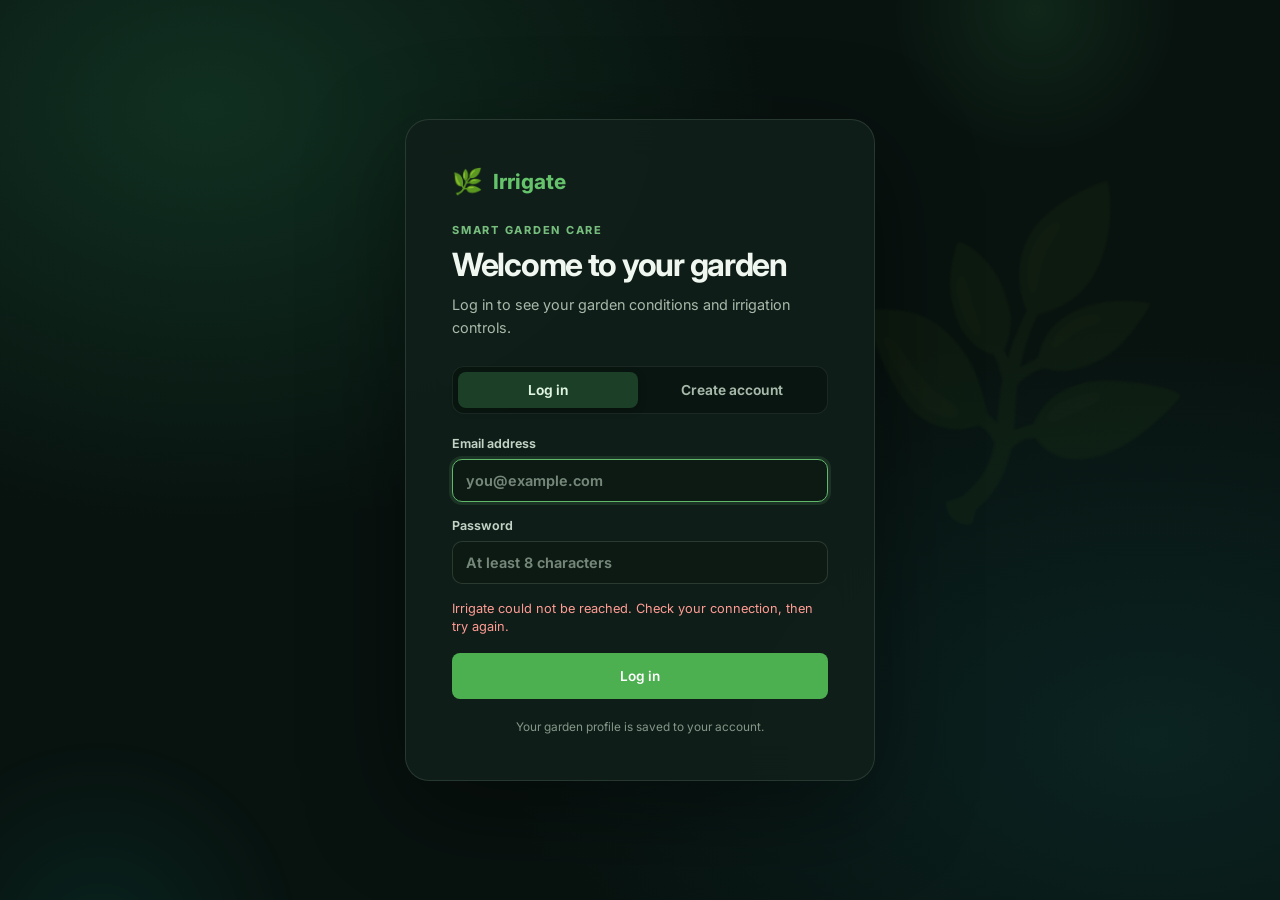
<file: docs/index.html>
<!DOCTYPE html>
<html lang="en">
<head>
  <meta charset="UTF-8" />
  <meta name="viewport" content="width=device-width, initial-scale=1.0" />
  <title>🌿 Irrigate — Smart Garden</title>
  <link rel="stylesheet" href="static/css/style.css?v=tank-rain-1" />
  <link rel="preconnect" href="https://fonts.googleapis.com" />
  <link href="https://fonts.googleapis.com/css2?family=Inter:wght@300;400;500;600;700&display=swap" rel="stylesheet" />
  <script>window.IRRIGATE_API_BASE = "https://irrigate-v3dw.onrender.com";</script>
  <script src="https://cdn.socket.io/4.7.2/socket.io.min.js"></script>
</head>
<body class="dark auth-locked">

<section class="auth-shell" id="auth-shell" aria-labelledby="auth-title">
  <div class="auth-backdrop" aria-hidden="true">
    <div class="auth-orb auth-orb-one"></div><div class="auth-orb auth-orb-two"></div>
    <div class="auth-leaf-mark">🌿</div>
  </div>
  <div class="auth-card">
    <a class="auth-brand" href="#"><span>🌿</span> Irrigate</a>
    <p class="auth-eyebrow">SMART GARDEN CARE</p>
    <h1 id="auth-title">Welcome to your garden</h1>
    <p class="auth-intro">Log in to see your garden conditions and irrigation controls.</p>
    <div class="auth-tabs" role="tablist" aria-label="Account access">
      <button class="auth-tab active" id="auth-login-tab" type="button" role="tab" aria-selected="true">Log in</button>
      <button class="auth-tab" id="auth-signup-tab" type="button" role="tab" aria-selected="false">Create account</button>
    </div>
    <form id="auth-form" class="auth-form">
      <label class="auth-field auth-signup-only hidden" id="auth-name-field"><span>Your name</span><input id="auth-name" type="text" autocomplete="name" maxlength="80" placeholder="Your name" /></label>
      <label class="auth-field"><span>Email address</span><input id="auth-email" type="email" autocomplete="email" maxlength="254" required placeholder="you@example.com" /></label>
      <label class="auth-field"><span>Password</span><input id="auth-password" type="password" autocomplete="current-password" minlength="8" maxlength="128" required placeholder="At least 8 characters" /></label>
      <p class="auth-error" id="auth-error" role="alert" aria-live="polite"></p>
      <button class="btn btn-primary btn-full auth-submit" id="auth-submit" type="submit">Log in</button>
    </form>
    <p class="auth-footnote">Your garden profile is saved to your account.</p>
  </div>
</section>

<section class="onboarding-shell hidden" id="onboarding-shell" aria-labelledby="onboarding-title">
  <div class="onboarding-card">
    <div class="onboarding-head">
      <div><p class="auth-eyebrow">YOUR GARDEN PROFILE</p><h1 id="onboarding-title">Let’s set up your garden</h1><p class="auth-intro">Tell Irrigate what you grow and where your gardens are. Add more than one location if you need to.</p></div>
      <div class="onboarding-step"><span>01</span><i></i><span>02</span></div>
    </div>
    <form id="onboarding-form" class="onboarding-form">
      <div class="onboarding-types">
        <label class="auth-field"><span>What do you mainly grow?</span><select id="onboarding-plant" required><option value="">Select plant type</option><option>Vegetables</option><option>Herbs</option><option>Flowers</option><option>Lawn</option><option>Fruit trees</option><option>Mixed garden</option><option>Other</option></select></label>
        <label class="auth-field"><span>What is your soil type?</span><select id="onboarding-soil" required><option value="">Select soil type</option><option>Loamy</option><option>Clay</option><option>Sandy</option><option>Silty</option><option>Peaty</option><option>Chalky</option><option>Other</option></select></label>
      </div>
      <div class="onboarding-location-heading"><div><h2>Garden locations</h2><p>Add at least one location. The first one will open on your dashboard.</p></div><span class="location-count" id="onboarding-location-count">1 location</span></div>
      <div class="onboarding-gardens" id="onboarding-gardens"></div>
      <button class="btn btn-outline add-garden-btn" type="button" id="add-onboarding-garden">＋ Add another garden</button>
      <p class="auth-error" id="onboarding-error" role="alert" aria-live="polite"></p>
      <div class="onboarding-footer"><span>Locations are used to fetch local weather for your gardens.</span><button class="btn btn-primary onboarding-submit" id="onboarding-submit" type="submit">Save and open dashboard <span aria-hidden="true">→</span></button></div>
    </form>
  </div>
</section>

<template id="onboarding-garden-template">
  <article class="setup-garden-card" data-garden-row>
    <div class="setup-garden-head"><div class="setup-garden-icon">📍</div><div class="setup-garden-title"><strong data-garden-title>Garden 1</strong><span data-garden-coordinate>Choose a postcode or use GPS</span></div><button class="icon-button remove-garden-btn" type="button" data-garden-remove aria-label="Remove garden">×</button></div>
    <div class="setup-garden-fields">
      <label class="auth-field"><span>Garden name</span><input data-garden-name type="text" maxlength="80" required placeholder="Back garden" /></label>
      <label class="auth-field"><span>UK postcode</span><div class="postcode-field"><input data-garden-postcode type="text" maxlength="8" autocomplete="postal-code" placeholder="e.g. HA9 7QU" /><button class="btn btn-sm btn-outline" type="button" data-garden-find>Find</button></div></label>
    </div>
    <div class="setup-garden-actions"><button class="text-action" type="button" data-garden-gps>◎ Use current GPS</button><span data-garden-result role="status"></span></div>
    <div class="setup-garden-zones">
      <div class="setup-garden-zones-head"><strong>Zones in this garden</strong><span>Name each area you water. Tick “Sheltered” for areas rain can’t reach.</span></div>
      <div data-zone-editor></div>
    </div>
  </article>
</template>

<!-- ══════════════════════════════════════════
     SIDEBAR
═══════════════════════════════════════════ -->
<aside class="sidebar" id="sidebar">
  <div class="sidebar-logo">
    <span class="logo-icon">🌿</span>
    <span class="logo-text">Irrigate</span>
  </div>

  <nav class="sidebar-nav">
    <a href="#" class="nav-item active" data-section="dashboard">
      <span class="nav-icon">⊞</span> Dashboard
    </a>
    <a href="#" class="nav-item" data-section="zones">
      <span class="nav-icon">💧</span> Zones
    </a>
    <a href="#" class="nav-item" data-section="weather">
      <span class="nav-icon">🌤</span> Weather
    </a>
    <a href="#" class="nav-item" data-section="sensors">
      <span class="nav-icon">📡</span> Sensors
    </a>
    <a href="#" class="nav-item" data-section="profile">
      <span class="nav-icon">👤</span> My Profile
    </a>
    <a href="#" class="nav-item" data-section="settings">
      <span class="nav-icon">⚙️</span> Settings
    </a>
  </nav>

  <div class="sidebar-bottom">
    <!-- Mode pill -->
    <div class="mode-pill" id="mode-pill">
      <span id="mode-icon">🔧</span>
      <span id="mode-label">Manual</span>
    </div>
    <!-- GPS status -->
    <div class="gps-status" id="gps-status">
      <span class="gps-dot" id="gps-dot"></span>
      <span id="gps-text">GPS off</span>
    </div>
    <button class="sidebar-logout-btn" id="sidebar-logout-btn" type="button"><span aria-hidden="true">↪</span> Log out</button>
  </div>
</aside>

<!-- ══════════════════════════════════════════
     MAIN CONTENT
═══════════════════════════════════════════ -->
<main class="main">

  <!-- Top bar -->
  <header class="topbar">
    <button class="hamburger" id="hamburger" aria-label="Toggle sidebar">☰</button>
    <div class="topbar-title" id="page-title">Dashboard</div>
    <div class="topbar-actions">
      <div class="connection-dot" id="conn-dot" title="Disconnected"></div>
      <label class="garden-switcher hidden" id="garden-switcher-wrap"><span>Garden</span><select id="active-garden-select" aria-label="Active garden"></select></label>
      <button class="btn btn-sm btn-ghost topbar-alerts" id="alerts-btn" type="button" title="Open alerts" aria-label="Open alerts">
        <span aria-hidden="true">🔔</span>
        <span class="badge topbar-badge" id="notif-badge" style="display:none">0</span>
      </button>
      <button class="btn btn-sm btn-ghost account-menu-btn" id="profile-btn" type="button" title="My Profile" aria-label="Open My Profile"><span id="account-avatar">A</span></button>
      <button class="btn btn-sm btn-ghost" id="theme-btn" title="Toggle theme">🌙</button>
    </div>
  </header>

  <!-- ── DASHBOARD ── -->
  <section class="section active" id="section-dashboard">

    <div class="garden-hero" id="garden-hero" role="img" aria-label="Garden status">
      <svg class="garden-hero-svg" viewBox="0 0 1200 300" preserveAspectRatio="xMidYMid meet" aria-hidden="true">
        <defs>
          <linearGradient id="heroSky" x1="0" y1="0" x2="0" y2="1">
            <stop offset="0" stop-color="#050b16"/><stop offset=".72" stop-color="#071a24"/><stop offset="1" stop-color="#03070d"/>
          </linearGradient>
          <linearGradient id="leafGrad" x1="0" y1="1" x2="0" y2="0">
            <stop offset="0" stop-color="#16c26b"/><stop offset="1" stop-color="#9dffbf"/>
          </linearGradient>
          <linearGradient id="beamGrad" x1="0" y1="0" x2="0" y2="1">
            <stop offset="0" stop-color="#7fe9ff" stop-opacity=".75"/><stop offset="1" stop-color="#34f5ff" stop-opacity="0"/>
          </linearGradient>
          <radialGradient id="podGlow" cx=".5" cy=".5" r=".5">
            <stop offset="0" stop-color="#34f5ff" stop-opacity=".45"/><stop offset="1" stop-color="#34f5ff" stop-opacity="0"/>
          </radialGradient>
          <filter id="neonGlow" x="-50%" y="-50%" width="200%" height="200%">
            <feGaussianBlur stdDeviation="2.4" result="b"/><feMerge><feMergeNode in="b"/><feMergeNode in="SourceGraphic"/></feMerge>
          </filter>
          <linearGradient id="scanGrad" x1="0" y1="0" x2="1" y2="0">
            <stop offset="0" stop-color="#34f5ff" stop-opacity="0"/><stop offset=".5" stop-color="#34f5ff" stop-opacity=".18"/><stop offset="1" stop-color="#34f5ff" stop-opacity="0"/>
          </linearGradient>
        </defs>
        <rect x="-2000" y="-400" width="5200" height="1100" fill="url(#heroSky)"/>
        <g class="hero-grid" stroke="#34f5ff" stroke-opacity=".14" stroke-width="1">
          <line x1="-2000" y1="248" x2="3200" y2="248" stroke-opacity=".35"/>
          <line x1="-2000" y1="262" x2="3200" y2="262"/>
          <line x1="-2000" y1="282" x2="3200" y2="282"/>
          <line x1="600" y1="248" x2="-300" y2="320"/><line x1="600" y1="248" x2="100" y2="320"/>
          <line x1="600" y1="248" x2="400" y2="320"/><line x1="600" y1="248" x2="600" y2="320"/>
          <line x1="600" y1="248" x2="800" y2="320"/><line x1="600" y1="248" x2="1100" y2="320"/>
          <line x1="600" y1="248" x2="1500" y2="320"/>
        </g>
        <g class="hero-stars" fill="#7fe9ff">
          <circle cx="90" cy="40" r="1.2" opacity=".5"/><circle cx="260" cy="22" r="1" opacity=".4"/><circle cx="430" cy="58" r="1.4" opacity=".35"/>
          <circle cx="780" cy="30" r="1.1" opacity=".45"/><circle cx="960" cy="64" r="1.3" opacity=".3"/><circle cx="1120" cy="26" r="1" opacity=".5"/>
        </g>
        <rect class="hero-scan" x="-200" y="0" width="160" height="300" fill="url(#scanGrad)"/>
        <g id="hero-pods"></g>
      </svg>
      <div class="garden-hero-hud">
        <span class="hud-dot"></span>
        <span class="hud-title" id="garden-hero-status">STANDBY</span>
        <span class="hud-sub" id="garden-hero-sub">Soil sensors monitored</span>
      </div>
    </div>

    <!-- Weather summary row -->
    <div class="card-row">
      <div class="card card-weather" id="card-weather">
        <div class="card-icon">🌡️</div>
        <div class="card-body">
          <div class="card-label">Temperature</div>
          <div class="card-value" id="temp-val">--°C</div>
          <div class="card-sub" id="weather-desc">Loading…</div>
        </div>
      </div>
      <div class="card" id="card-humidity">
        <div class="card-icon">💧</div>
        <div class="card-body">
          <div class="card-label">Air Humidity</div>
          <div class="card-value" id="humidity-val">--%</div>
          <div class="card-sub" id="humidity-sub">Relative humidity</div>
        </div>
      </div>
      <div class="card" id="card-wind">
        <div class="card-icon">💨</div>
        <div class="card-body">
          <div class="card-label">Wind Speed</div>
          <div class="card-value" id="wind-val">-- km/h</div>
          <div class="card-sub" id="wind-sub">--</div>
        </div>
      </div>
      <div class="card" id="card-uv">
        <div class="card-icon">☀️</div>
        <div class="card-body">
          <div class="card-label">UV Index</div>
          <div class="card-value" id="uv-val">--</div>
          <div class="card-sub" id="uv-sub">Current garden conditions</div>
        </div>
      </div>
      <div class="card" id="card-precipitation">
        <div class="card-icon">🌧️</div>
        <div class="card-body">
          <div class="card-label">Precipitation</div>
          <div class="card-value" id="precip-val">-- mm</div>
          <div class="card-sub" id="precip-sub">Next 24h forecast</div>
        </div>
      </div>
      <div class="card" id="card-tank">
        <div class="card-icon">🪣</div>
        <div class="card-body">
          <div class="card-label">Water Tank</div>
          <div class="card-value" id="tank-pct">--%</div>
          <div class="card-sub" id="tank-litres">-- L</div>
          <div class="card-sub" id="tank-source">Water source unavailable</div>
          <div class="card-sub" id="tank-cost">Mains tariff not set</div>
        </div>
        <button class="refill-btn" id="refill-btn" title="Top up from mains">↺</button>
      </div>
    </div>

    <!-- Irrigation status banner with mode toggle -->
    <div class="irrigation-banner" id="irrigation-banner">
      <div class="banner-left">
        <div class="banner-indicator" id="banner-indicator">
          <div class="pulse-ring"></div>
          <div class="pulse-dot"></div>
        </div>
        <div>
          <div class="banner-title" id="banner-title">Evaluating…</div>
          <div class="banner-sub" id="banner-sub">Collecting sensor data</div>
        </div>
      </div>
      <div class="banner-right">
        <!-- Mode toggle -->
        <div class="mode-toggle-wrap">
          <span class="mode-toggle-label" id="mode-toggle-left">Manual</span>
          <label class="mode-toggle" title="Switch irrigation mode">
            <input type="checkbox" id="mode-checkbox" />
            <span class="mode-slider"></span>
          </label>
          <span class="mode-toggle-label" id="mode-toggle-right">Auto</span>
        </div>
        <div class="banner-zone-btns">
          <button class="btn btn-sm btn-success" id="btn-all-on">All ON</button>
          <button class="btn btn-sm btn-danger"  id="btn-all-off">All OFF</button>
        </div>
      </div>
    </div>

    <!-- Zone cards -->
    <div class="zones-grid" id="zones-grid"></div>

    <!-- Geofence card — GPS only -->
    <div class="geo-card">
      <div class="geo-visual" aria-hidden="true">
        <svg viewBox="0 0 190 132" focusable="false">
          <ellipse class="geo-radius-glow" cx="95" cy="84" rx="83" ry="32" />
          <ellipse class="geo-radius-ring" cx="95" cy="84" rx="83" ry="32" />
          <polygon class="geo-platform-side geo-platform-left" points="22,65 95,102 95,116 22,79" />
          <polygon class="geo-platform-side geo-platform-right" points="95,102 168,65 168,79 95,116" />
          <polygon class="geo-platform-top" points="95,27 168,65 95,102 22,65" />
          <polygon class="geo-bed" points="52,60 78,46 99,57 73,71" />
          <polygon class="geo-bed-inner" points="58,59 78,49 93,57 73,67" />
          <polygon class="geo-bed" points="94,79 120,65 145,78 119,92" />
          <polygon class="geo-bed-inner" points="101,78 120,68 138,78 119,88" />
          <path class="geo-path" d="m82 43 16-8 35 18-16 8Z" />
          <g class="geo-greenhouse">
            <path class="greenhouse-side" d="m111 39 17-9v19l-17 9Z" />
            <path class="greenhouse-front" d="m95 31 16 8v19l-16-8Z" />
            <path class="greenhouse-roof" d="m95 31 17-9 16 8-17 9Z" />
            <path class="greenhouse-ridge" d="m112 22v26" />
          </g>
          <g class="geo-pin">
            <circle cx="95" cy="26" r="9" />
            <path d="M95 39 90 29h10Z" />
            <circle class="geo-pin-core" cx="95" cy="26" r="3" />
          </g>
        </svg>
      </div>
      <div class="geo-body">
        <div class="geo-title">Geofence</div>
        <div class="geo-sub" id="geo-sub">Waiting for GPS…</div>
        <div class="geo-coords" id="geo-coords">--</div>
      </div>
      <div class="geo-right">
        <div class="geo-distance" id="geo-distance">-- mi</div>
        <div class="geo-radius">/ 1 mi radius</div>
      </div>
    </div>

  </section>

  <!-- ── ZONES ── -->
  <section class="section" id="section-zones">
    <h2 class="section-heading">Garden Zones</h2>
    <div class="zones-detail-grid" id="zones-detail-grid"></div>
  </section>

  <!-- ── WEATHER ── -->
  <section class="section" id="section-weather">
    <h2 class="section-heading">Weather Details</h2>
    <div class="weather-detail-grid" id="weather-detail-grid"></div>
  </section>

  <!-- ── SENSORS ── -->
  <section class="section" id="section-sensors">
    <h2 class="section-heading">All Sensor &amp; Location Readings</h2>
    <div class="sensor-group">
      <div class="sensor-group-heading">
        <h3 class="sensor-group-title">Garden Weather Readings</h3>
        <p class="sensor-group-note">Current conditions from OpenWeather, UV from Open-Meteo, and the 24-hour precipitation forecast for your garden.</p>
      </div>
      <div class="sensor-grid" id="weather-sensor-grid"></div>
    </div>
    <div class="sensor-group">
      <div class="sensor-group-heading">
        <h3 class="sensor-group-title">Water Tank Sensor</h3>
      </div>
      <div class="sensor-grid" id="sensor-grid"></div>
    </div>
    <div class="sensor-group">
      <div class="sensor-group-heading">
        <h3 class="sensor-group-title">Soil Moisture Sensors</h3>
        <p class="sensor-group-note">Readings for each garden zone update live. Values are simulated until physical sensors are connected.</p>
      </div>
      <div class="sensor-grid" id="moisture-sensor-grid"></div>
    </div>
    <div class="sensor-group">
      <div class="sensor-group-heading">
        <h3 class="sensor-group-title">GPS &amp; Garden Location</h3>
        <p class="sensor-group-note">Device coordinates use browser GPS permission; garden weather stays tied to the saved garden location.</p>
      </div>
      <div class="sensor-grid" id="gps-sensor-grid"></div>
    </div>
  </section>

  <!-- ── PROFILE ── -->
  <section class="section" id="section-profile">
    <div class="profile-page-heading">
      <div><h2 class="section-heading">My Profile</h2><p class="profile-page-subtitle">Your account and garden details</p></div>
      <button class="btn btn-sm btn-outline" id="profile-logout-btn" type="button">Log out</button>
    </div>
    <article class="profile-hero-card">
      <div class="profile-avatar" id="profile-avatar">A</div>
      <div class="profile-identity"><span class="profile-eyebrow">IRRIGATE ACCOUNT</span><h3 id="profile-name">--</h3><p id="profile-email">--</p></div>
      <div class="profile-account-state"><span class="profile-state-dot"></span> Account active</div>
    </article>
    <div class="profile-detail-grid">
      <article class="profile-detail-card"><span class="profile-detail-icon">🌿</span><div><span class="profile-detail-label">Main plant type</span><strong id="profile-plant-type">--</strong></div></article>
      <article class="profile-detail-card"><span class="profile-detail-icon">🪴</span><div><span class="profile-detail-label">Soil type</span><strong id="profile-soil-type">--</strong></div></article>
      <article class="profile-detail-card"><span class="profile-detail-icon">📍</span><div><span class="profile-detail-label">Saved gardens</span><strong id="profile-garden-count">--</strong></div></article>
    </div>
    <div class="profile-gardens-section">
      <div class="profile-section-heading"><div><h3>Garden locations</h3><p>Saved places used for local weather and garden monitoring.</p></div><span class="profile-section-count" id="profile-garden-heading-count">0 locations</span></div>
      <div class="profile-garden-list" id="profile-gardens"></div>
    </div>
  </section>

  <!-- ── SETTINGS ── -->
  <section class="section" id="section-settings">
    <h2 class="section-heading">Settings</h2>
    <div class="settings-grid">

      <!-- Irrigation Mode card -->
      <div class="settings-card">
        <div class="settings-card-title">💧 Irrigation Mode</div>
        <p class="settings-desc">
          Choose how the system decides when to irrigate. In <strong>Auto</strong> mode, irrigation runs on a smart schedule based on weather and soil data. In <strong>Manual</strong> mode, you control each zone yourself.
        </p>
        <div class="mode-option-row">
          <div class="mode-option" id="opt-manual">
            <div class="mode-option-icon">🔧</div>
            <div class="mode-option-title">Manual</div>
            <div class="mode-option-desc">You control each zone</div>
          </div>
          <label class="mode-toggle big">
            <input type="checkbox" id="mode-checkbox-settings" />
            <span class="mode-slider"></span>
          </label>
          <div class="mode-option" id="opt-auto">
            <div class="mode-option-icon">🤖</div>
            <div class="mode-option-title">Auto</div>
            <div class="mode-option-desc">Smart schedule via weather &amp; GPS</div>
          </div>
        </div>
        <div class="settings-note" id="mode-gps-note">
          📍 When GPS is active, the system auto-switches: <strong>Auto</strong> when you're &gt;1 mi away, <strong>Manual</strong> when you're home. Toggling above overrides GPS.
        </div>
        <button class="btn btn-sm btn-outline" id="restore-gps-mode-btn" style="margin-top:10px">
          ↺ Restore GPS-based switching
        </button>
      </div>

      <div class="settings-card">
        <div class="settings-card-title">🌱 Garden Zones</div>
        <p class="settings-desc">Each garden has its own zones. Add, rename or remove them from the garden cards in My Profile.</p>
        <button class="btn btn-sm btn-primary" type="button" id="edit-zones-profile-btn">Edit zones in My Profile</button>
      </div>

      <div class="settings-card">
        <div class="settings-card-title">🌧️ Rainwater &amp; Mains Tariff</div>
        <p class="settings-desc">This tank is a software model; no rain gauge, mains valve, or pump is connected. Rain capture is estimated from live garden rainfall, roof area, and 80% collection efficiency. At 20% capacity, it waits while rain is active and simulates a mains top-up when current weather confirms dry conditions.</p>
        <form id="tank-settings-form" class="zone-name-editor">
          <label class="zone-name-field">Water supplier
            <input type="text" class="loc-input" id="water-supplier-input" maxlength="80" placeholder="e.g. Severn Trent" />
          </label>
          <label class="zone-name-field">Roof area draining into tank (m²)
            <input type="number" class="loc-input" id="catchment-area-input" min="1" max="1000" step="0.1" required />
          </label>
          <label class="zone-name-field">Mains water rate estimate (£ per m³)
            <input type="number" class="loc-input" id="water-tariff-input" min="0" max="100" step="0.0001" placeholder="Enter the volumetric rate from your bill" />
          </label>
          <p class="settings-desc" style="margin:0">Default: £5.42/m³ England and Wales effective average estimate for 2026/27, calculated from the £639 average bill and typical household use. It includes fixed and wastewater costs, so it is not your supplier's exact marginal meter tariff. Replace it with your bill's volumetric rate for a closer estimate. Sources: <a href="https://www.water.org.uk/annual-average-bill-changes-2026-27" target="_blank" rel="noopener">Water UK</a>, <a href="https://www.gov.uk/government/publications/water-resources-2025-2026-analysis-of-the-water-industrys-annual-water-resources-performance/water-resources-2025-to-2026-analysis-of-the-water-industrys-annual-water-resources-performance" target="_blank" rel="noopener">Environment Agency</a>, <a href="https://www.ons.gov.uk/peoplepopulationandcommunity/birthsdeathsandmarriages/families/bulletins/familiesandhouseholds/2025" target="_blank" rel="noopener">ONS household size</a>. Rainwater has no mains usage charge.</p>
          <button class="btn btn-sm btn-primary" type="submit">Save tank settings</button>
          <div class="loc-feedback" id="tank-settings-feedback" role="status" aria-live="polite"></div>
        </form>
      </div>

      <!-- Location card -->
      <div class="settings-card">
        <div class="settings-card-title">📍 Garden Location</div>
        <p class="settings-desc">
          Set where your garden is. This is used for weather data and the 1-mile geofence.
          Your device GPS tracks <em>you</em> separately.
        </p>

        <!-- Current home info -->
        <div class="loc-info-grid">
          <div class="loc-info-row">
            <span class="loc-info-key">Home set to</span>
            <span class="loc-info-val" id="sett-home">My Garden</span>
          </div>
          <div class="loc-info-row">
            <span class="loc-info-key">Garden lat</span>
            <span class="loc-info-val" id="sett-home-lat">--</span>
          </div>
          <div class="loc-info-row">
            <span class="loc-info-key">Garden lon</span>
            <span class="loc-info-val" id="sett-home-lon">--</span>
          </div>
          <div class="loc-info-row">
            <span class="loc-info-key">Your GPS</span>
            <span class="loc-info-val" id="sett-gps-status">Waiting…</span>
          </div>
          <div class="loc-info-row">
            <span class="loc-info-key">Your lat / lon</span>
            <span class="loc-info-val"><span id="sett-lat">--</span> / <span id="sett-lon">--</span></span>
          </div>
          <div class="loc-info-row">
            <span class="loc-info-key">Accuracy</span>
            <span class="loc-info-val" id="sett-acc">--</span>
          </div>
          <div class="loc-info-row">
            <span class="loc-info-key">Distance from home</span>
            <span class="loc-info-val" id="sett-distance">--</span>
          </div>
        </div>

        <!-- Input method tabs -->
        <div class="loc-tabs">
          <button class="loc-tab active" data-tab="postcode">Postcode</button>
          <button class="loc-tab" data-tab="latlon">Lat / Lon</button>
          <button class="loc-tab" data-tab="gps">Use My GPS</button>
        </div>

        <!-- Tab: Postcode -->
        <div class="loc-tab-panel active" id="tab-postcode">
          <div class="loc-input-row">
            <input id="postcode-input" type="text" class="loc-input"
                   placeholder="e.g. HA9 7QU" maxlength="8"
                   autocomplete="off" spellcheck="false" />
            <button class="btn btn-sm btn-primary" id="set-postcode-btn">Set 📍</button>
          </div>
          <div class="loc-feedback" id="postcode-result"></div>
        </div>

        <!-- Tab: Lat / Lon -->
        <div class="loc-tab-panel" id="tab-latlon">
          <div class="loc-input-row">
            <input id="manual-lat" type="number" class="loc-input" step="0.000001"
                   min="-90" max="90" placeholder="Latitude  e.g. 51.5603" />
            <input id="manual-lon" type="number" class="loc-input" step="0.000001"
                   min="-180" max="180" placeholder="Longitude  e.g. -0.2937" />
            <button class="btn btn-sm btn-primary" id="set-latlon-btn">Set 📍</button>
          </div>
          <div class="loc-feedback" id="latlon-result"></div>
        </div>

        <!-- Tab: GPS -->
        <div class="loc-tab-panel" id="tab-gps">
          <p class="settings-desc" style="margin:0">
            Tap the button while you are standing in your garden. Your current GPS position will become the home location.
          </p>
          <div class="loc-btn-row" style="margin-top:10px">
            <button class="btn btn-sm btn-primary" id="sett-gps-btn">📍 Enable GPS</button>
            <button class="btn btn-sm btn-outline" id="sett-set-home-btn">🏡 Set Current as Home</button>
          </div>
          <div class="loc-feedback" id="gps-home-result"></div>
        </div>

        <div class="settings-note">
          Weather and geofencing use the saved garden location. Your moving GPS position is tracked separately to detect when you leave or return.
        </div>
      </div>

      <!-- Notifications card -->
      <div class="settings-card">
        <div class="settings-card-title">🔔 Push Notifications</div>
        <p class="settings-desc">Allow browser notifications so Irrigate can alert you even when the tab is in the background.</p>
        <div class="loc-info-grid">
          <div class="loc-info-row">
            <span class="loc-info-key">Permission</span>
            <span class="loc-info-val" id="sett-notif-perm">--</span>
          </div>
        </div>
        <button class="btn btn-sm btn-primary" id="sett-notif-btn" style="margin-top:12px">Enable Notifications</button>
      </div>

    </div>
  </section>

  <!-- ── NOTIFICATIONS ── -->
  <section class="section" id="section-notifications">
    <div class="notif-header">
      <h2 class="section-heading">Alerts &amp; Notifications</h2>
      <button class="btn btn-sm btn-ghost" id="clear-notifs-btn">Clear all</button>
    </div>
    <div class="notif-list" id="notif-list">
      <div class="notif-empty">No notifications yet</div>
    </div>
  </section>

</main>

<!-- Toast container -->
<div class="toast-container" id="toast-container"></div>

<!-- GPS permission modal -->
<div class="modal-overlay hidden" id="gps-modal">
  <div class="modal">
    <div class="modal-icon">📍</div>
    <h3>Enable GPS</h3>
    <p>Irrigate uses your device GPS to automatically switch between <strong>Auto</strong> and <strong>Manual</strong> irrigation based on a 1-mile geofence around your home (configured using your GPS or postcode in Settings).</p>
    <button class="btn btn-primary btn-full" id="gps-allow-btn">Allow Location</button>
    <button class="btn btn-ghost btn-full" id="gps-skip-btn">Skip — use default location</button>
  </div>
</div>

<script src="static/js/app.js?v=tank-rain-1"></script>
</body>
</html>
</file>
<file: docs/static/css/style.css>
/* ═══════════════════════════════════════════════
   Irrigate — CSS
═══════════════════════════════════════════════ */

/* ── Variables ── */
:root {
  --bg:           #f0f4f0;
  --surface:      #ffffff;
  --surface2:     #f5f8f5;
  --border:       rgba(0,0,0,.08);
  --text:         #1a2e1a;
  --text-muted:   #6b7a6b;
  --accent:       #2e7d32;
  --accent-light: #e8f5e9;
  --accent2:      #00897b;
  --danger:       #d32f2f;
  --danger-light: #ffebee;
  --warning:      #f57c00;
  --warning-light:#fff8e1;
  --success:      #388e3c;
  --success-light:#e8f5e9;
  --info:         #1976d2;
  --info-light:   #e3f2fd;
  --sidebar-w:    224px;
  --radius:       14px;
  --radius-sm:    8px;
  --shadow:       0 2px 16px rgba(0,0,0,.07);
  --shadow-md:    0 4px 24px rgba(0,0,0,.12);
  --transition:   .2s ease;
}
body.dark {
  color-scheme: dark;
  --bg:           #080d18;
  --surface:      #111827;
  --surface2:     #1b2638;
  --border:       rgba(148,163,184,.16);
  --text:         #e6edf7;
  --text-muted:   #9aa9bd;
  --accent:       #4caf50;
  --accent-light: #173323;
  --accent2:      #26a69a;
  --danger:       #ef5350;
  --danger-light: #3b1212;
  --warning:      #ffa726;
  --warning-light:#3b2800;
  --success:      #66bb6a;
  --success-light:#173323;
  --info:         #42a5f5;
  --info-light:   #0d2340;
  --shadow:       0 2px 16px rgba(0,0,0,.3);
  --shadow-md:    0 4px 28px rgba(0,0,0,.4);
}

/* ── Reset ── */
*, *::before, *::after { box-sizing: border-box; margin: 0; padding: 0; }
html { scroll-behavior: smooth; }
body {
  font-family: 'Inter', system-ui, sans-serif;
  background: var(--bg);
  color: var(--text);
  display: flex;
  min-height: 100vh;
  transition: background var(--transition), color var(--transition);
}

/* ── Sidebar ── */
.sidebar {
  width: var(--sidebar-w);
  background: var(--surface);
  border-right: 1px solid var(--border);
  display: flex;
  flex-direction: column;
  position: fixed;
  top: 0; left: 0; bottom: 0;
  z-index: 100;
  transition: transform var(--transition), background var(--transition);
}
.sidebar-logo {
  display: flex; align-items: center; gap: 10px;
  padding: 24px 20px 16px;
  font-size: 1.2rem; font-weight: 700; color: var(--accent);
  border-bottom: 1px solid var(--border);
}
.logo-icon { font-size: 1.5rem; animation: sway 3s ease-in-out infinite; }

.sidebar-nav { padding: 16px 12px; flex: 1; display: flex; flex-direction: column; gap: 4px; }
.nav-item {
  display: flex; align-items: center; gap: 10px;
  padding: 10px 12px; border-radius: var(--radius-sm);
  text-decoration: none; color: var(--text-muted);
  font-size: .875rem; font-weight: 500; cursor: pointer;
  transition: all var(--transition); position: relative;
}
.nav-item:hover { background: var(--surface2); color: var(--text); }
.nav-item.active { background: var(--accent-light); color: var(--accent); }
.nav-icon { font-size: 1.1rem; width: 20px; text-align: center; }
.badge {
  background: var(--danger); color: #fff;
  border-radius: 50%; min-width: 18px; height: 18px;
  font-size: .7rem; font-weight: 700;
  display: inline-flex; align-items: center; justify-content: center;
  margin-left: auto; animation: pop .3s ease;
}

/* ── Sidebar bottom ── */
.sidebar-bottom {
  padding: 14px 12px 22px;
  border-top: 1px solid var(--border);
  display: flex; flex-direction: column; gap: 10px;
}
.mode-pill {
  display: flex; align-items: center; gap: 8px;
  padding: 8px 14px; border-radius: 30px;
  font-size: .8rem; font-weight: 600;
  background: var(--accent-light); color: var(--accent);
  transition: all .4s ease;
}
.mode-pill.auto { background: var(--info-light); color: var(--info); }
.gps-status {
  display: flex; align-items: center; gap: 7px;
  font-size: .75rem; color: var(--text-muted); padding: 0 4px;
}
.gps-dot {
  width: 8px; height: 8px; border-radius: 50%;
  background: var(--text-muted); flex-shrink: 0;
  transition: background .4s;
}
.gps-dot.active { background: var(--success); animation: pulse-conn 2s infinite; }
.gps-dot.error  { background: var(--danger); }

/* ── Main ── */
.main { margin-left: var(--sidebar-w); flex: 1; display: flex; flex-direction: column; min-height: 100vh; }

/* ── Topbar ── */
.topbar {
  display: flex; align-items: center; gap: 16px;
  padding: 16px 24px;
  background: var(--surface); border-bottom: 1px solid var(--border);
  position: sticky; top: 0; z-index: 50; backdrop-filter: blur(10px);
}
.hamburger {
  display: none; background: none; border: none;
  font-size: 1.4rem; cursor: pointer; color: var(--text);
  padding: 4px 8px; border-radius: var(--radius-sm);
}
.hamburger:hover { background: var(--surface2); }
.topbar-title { font-weight: 600; font-size: 1rem; flex: 1; }
.topbar-actions { display: flex; align-items: center; gap: 10px; }
.connection-dot {
  width: 10px; height: 10px; border-radius: 50%;
  background: var(--danger); transition: background .4s;
}
.connection-dot.connected { background: var(--success); animation: pulse-conn 2s infinite; }
.topbar-alerts { position: relative; min-width: 36px; height: 36px; padding: 0 10px; font-size: 1rem; }
.topbar-alerts.active { background: var(--accent-light); color: var(--accent); }
.topbar-badge { position: absolute; top: -4px; right: -4px; margin: 0; min-width: 17px; height: 17px; padding: 0 3px; font-size: .65rem; }

/* ── Sections ── */
.section { display: none; padding: 24px; flex-direction: column; gap: 20px; animation: fadeIn .3s ease; }
.section.active { display: flex; }
.section-heading { font-size: 1.1rem; font-weight: 600; color: var(--text); margin-bottom: 4px; }

/* ── Weather cards ── */
.card-row { display: grid; grid-template-columns: repeat(auto-fill, minmax(160px, 1fr)); gap: 14px; }
/* ── Futuristic garden panel (animated only while watering) ── */
.garden-hero {
  position: relative; width: 100%; min-width: 0; height: clamp(150px, 22vw, min(34vh, 320px));
  border: 1px solid rgba(52,245,255,.22); border-radius: 18px; overflow: hidden;
  background: #050b16; box-shadow: 0 0 0 1px rgba(52,245,255,.05), 0 12px 32px rgba(0,0,0,.35);
}
.garden-hero-svg { display: block; width: 100%; height: 100%; overflow: visible; }
.garden-hero-hud {
  position: absolute; top: 10px; left: 14px; display: flex; align-items: center; gap: 8px; flex-wrap: wrap;
  font: 600 .72rem/1.2 ui-monospace, SFMono-Regular, Menlo, monospace; letter-spacing: .08em; color: #9fe8f5;
  padding: 5px 10px; border: 1px solid rgba(52,245,255,.25); border-radius: 999px; background: rgba(5,15,25,.65);
  backdrop-filter: blur(4px); max-width: calc(100% - 28px);
}
.garden-hero-hud .hud-sub { color: #6fa9b6; font-weight: 500; letter-spacing: .03em; }
.hud-dot { width: 8px; height: 8px; border-radius: 50%; background: #4b6b75; box-shadow: 0 0 0 0 rgba(52,245,255,.5); flex: none; }
.garden-hero.watering .hud-dot { background: #34f5ff; animation: hudPulse 1.4s ease-out infinite; }
.garden-hero.watering .hud-title { color: #34f5ff; }
.hero-scan { opacity: 0; }
.garden-hero.watering .hero-scan { opacity: 1; animation: heroScan 4s linear infinite; }

.pod-name { font: 600 13px ui-sans-serif, system-ui, sans-serif; fill: #d7f6ff; }
.pod-moist-text { font: 500 11px ui-monospace, Menlo, monospace; fill: #6fb3c2; }
.pod-beam, .pod-drops, .pod-ripple { opacity: 0; }
.pod-plant, .pod-ripple, .pod-ring { transform-box: fill-box; }
.pod-plant { transform-origin: 50% 100%; }
.pod-ripple, .pod-ring { transform-origin: 50% 50%; }
.drone-light { fill: #2b4b55; }
.pod.watering .drone-light { fill: #34f5ff; animation: blink 1s steps(2, start) infinite; }
.pod.watering .pod-beam { animation: beamPulse 1.3s ease-in-out infinite; }
.pod.watering .pod-drops { opacity: 1; }
.pod.watering .pod-drops ellipse { animation: dropFall .95s linear infinite; }
.pod.watering .pod-drops ellipse:nth-child(2) { animation-delay: -.16s; }
.pod.watering .pod-drops ellipse:nth-child(3) { animation-delay: -.32s; }
.pod.watering .pod-drops ellipse:nth-child(4) { animation-delay: -.48s; }
.pod.watering .pod-drops ellipse:nth-child(5) { animation-delay: -.64s; }
.pod.watering .pod-drops ellipse:nth-child(6) { animation-delay: -.8s; }
.pod.watering .pod-ripple { animation: ripple 1.3s ease-out infinite; }
.pod.watering .pod-plant { animation: sway 3.2s ease-in-out infinite; }
.pod.watering .pod-ring { animation: ringPulse 1.6s ease-in-out infinite; }
.pod.watering .pod-name { fill: #34f5ff; }
@keyframes hudPulse { 0% { box-shadow: 0 0 0 0 rgba(52,245,255,.55); } 100% { box-shadow: 0 0 0 9px rgba(52,245,255,0); } }
@keyframes heroScan { from { transform: translateX(0); } to { transform: translateX(1600px); } }
@keyframes beamPulse { 0%, 100% { opacity: .35; } 50% { opacity: .85; } }
@keyframes dropFall { 0% { transform: translateY(0); opacity: 0; } 12% { opacity: 1; } 88% { opacity: 1; } 100% { transform: translateY(128px); opacity: 0; } }
@keyframes ripple { 0% { transform: scale(.4); opacity: .9; } 100% { transform: scale(3.2); opacity: 0; } }
@keyframes sway { 0%, 100% { transform: rotate(-2.5deg); } 50% { transform: rotate(2.5deg); } }
@keyframes ringPulse { 0%, 100% { opacity: .35; transform: scale(1); } 50% { opacity: .9; transform: scale(1.06); } }
@keyframes blink { to { visibility: hidden; } }
@media (prefers-reduced-motion: reduce) {
  .garden-hero *, .garden-hero { animation: none !important; }
  .pod.watering .pod-beam { opacity: .6; }
}
.card {
  background: var(--surface); border: 1px solid var(--border); border-radius: var(--radius);
  padding: 18px 16px; display: flex; align-items: flex-start; gap: 12px;
  box-shadow: var(--shadow); transition: transform .2s, box-shadow .2s; position: relative; overflow: hidden;
}
.card:hover { transform: translateY(-2px); box-shadow: var(--shadow-md); }
.card-icon { font-size: 1.6rem; flex-shrink: 0; margin-top: 2px; }
.card-body {}
.card-label { font-size: .72rem; font-weight: 600; color: var(--text-muted); text-transform: uppercase; letter-spacing: .05em; }
.card-value { font-size: 1.45rem; font-weight: 700; color: var(--text); margin: 4px 0 2px; }
.card-sub   { font-size: .75rem; color: var(--text-muted); }
.card-weather { border-left: 3px solid var(--accent); }
.card.warn    { border-left: 3px solid var(--warning); }
.card.danger  { border-left: 3px solid var(--danger); }
.refill-btn {
  position: absolute; top: 10px; right: 10px;
  background: var(--accent-light); color: var(--accent);
  border: none; border-radius: 50%;
  width: 28px; height: 28px; font-size: 1rem; cursor: pointer;
  display: flex; align-items: center; justify-content: center;
  transition: all var(--transition);
}
.refill-btn:hover { background: var(--accent); color: #fff; transform: rotate(180deg); }

/* ── Irrigation banner ── */
.irrigation-banner {
  background: var(--surface); border: 1px solid var(--border); border-radius: var(--radius);
  padding: 18px 20px; display: flex; align-items: center;
  justify-content: space-between; gap: 16px; box-shadow: var(--shadow); flex-wrap: wrap;
}
.banner-left { display: flex; align-items: center; gap: 16px; }
.banner-right { display: flex; align-items: center; gap: 14px; flex-wrap: wrap; }
.banner-indicator { position: relative; width: 32px; height: 32px; flex-shrink: 0; }
.pulse-dot {
  position: absolute; inset: 6px; border-radius: 50%;
  background: var(--text-muted); transition: background .4s;
}
.pulse-ring {
  position: absolute; inset: 0; border-radius: 50%;
  border: 2px solid var(--text-muted); opacity: 0; transition: border-color .4s;
}
.irrigating .pulse-dot { background: var(--accent); }
.irrigating .pulse-ring { border-color: var(--accent); animation: ring-pulse 1.5s ease-out infinite; }
.banner-title { font-weight: 600; font-size: .95rem; }
.banner-sub   { font-size: .78rem; color: var(--text-muted); margin-top: 2px; }
.banner-zone-btns { display: flex; gap: 8px; }

/* Mode toggle (in banner + settings) */
.mode-toggle-wrap {
  display: flex; align-items: center; gap: 8px;
  background: var(--surface2); border-radius: 30px;
  padding: 6px 14px; border: 1px solid var(--border);
}
.mode-toggle-label { font-size: .78rem; font-weight: 600; color: var(--text-muted); white-space: nowrap; transition: color .3s; }
.mode-toggle-label.active { color: var(--text); }

.mode-toggle {
  position: relative; width: 44px; height: 24px; cursor: pointer;
  display: inline-block; flex-shrink: 0;
}
.mode-toggle input { opacity: 0; width: 0; height: 0; }
.mode-slider {
  position: absolute; inset: 0;
  background: var(--surface2); border-radius: 24px;
  border: 1.5px solid var(--border); transition: background .3s;
}
.mode-slider::before {
  content: '';
  position: absolute; width: 18px; height: 18px;
  left: 2px; top: 2px; background: var(--text-muted);
  border-radius: 50%; transition: transform .3s, background .3s;
  box-shadow: 0 1px 4px rgba(0,0,0,.3);
}
.mode-toggle input:checked + .mode-slider { background: var(--info-light); border-color: var(--info); }
.mode-toggle input:checked + .mode-slider::before { transform: translateX(20px); background: var(--info); }

/* Big mode toggle for settings */
.mode-toggle.big { width: 56px; height: 30px; }
.mode-toggle.big .mode-slider::before { width: 22px; height: 22px; }
.mode-toggle.big input:checked + .mode-slider::before { transform: translateX(26px); }

/* ── Zone cards ── */
.zones-grid { display: grid; grid-template-columns: repeat(auto-fill, minmax(200px, 1fr)); gap: 14px; }
.zone-card {
  background: var(--surface); border: 1px solid var(--border); border-radius: var(--radius);
  padding: 18px; box-shadow: var(--shadow); transition: transform .2s, box-shadow .2s; cursor: pointer;
}
.zone-card:hover { transform: translateY(-2px); box-shadow: var(--shadow-md); }
.zone-card.irrigating { border-color: var(--accent); box-shadow: 0 0 0 2px var(--accent-light), var(--shadow); }
.zone-card.dry      { border-color: var(--warning); }
.zone-card.critical { border-color: var(--danger); animation: blink-border 1s step-end infinite; }
.zone-header { display: flex; align-items: center; justify-content: space-between; margin-bottom: 14px; }
.zone-name   { font-weight: 600; font-size: .88rem; }
.zone-badge  { font-size: .68rem; font-weight: 700; padding: 2px 8px; border-radius: 20px; text-transform: uppercase; letter-spacing: .05em; }
.zone-badge.on       { background: var(--accent-light); color: var(--accent); }
.zone-badge.off      { background: var(--surface2); color: var(--text-muted); }
.zone-badge.critical { background: var(--danger-light); color: var(--danger); }

/* Moisture arc */
.moisture-arc { position: relative; width: 80px; height: 80px; margin: 0 auto 14px; }
.moisture-arc svg { width: 100%; height: 100%; transform: rotate(-90deg); }
.arc-bg   { fill: none; stroke: var(--surface2); stroke-width: 8; }
.arc-fill { fill: none; stroke: var(--accent); stroke-width: 8; stroke-linecap: round; transition: stroke-dashoffset .8s ease, stroke .4s; }
.arc-fill.dry      { stroke: var(--warning); }
.arc-fill.critical { stroke: var(--danger); }
.moisture-label { position: absolute; inset: 0; display: flex; flex-direction: column; align-items: center; justify-content: center; }
.moisture-pct  { color: var(--text); font-size: 1rem; font-weight: 700; }
.moisture-icon { font-size: .9rem; }
.zone-footer { display: flex; align-items: center; justify-content: space-between; }
.zone-status-text { font-size: .75rem; color: var(--text-muted); }
.drip-container { width: 16px; height: 30px; position: relative; overflow: hidden; display: none; }
.irrigating .drip-container { display: block; }
.drip {
  position: absolute; width: 5px; height: 5px;
  background: var(--accent); border-radius: 50% 50% 50% 0;
  transform: rotate(-45deg); left: 4px;
  animation: drip-fall 1.2s ease-in infinite;
}
.drip:nth-child(2) { animation-delay: .4s; }
.drip:nth-child(3) { animation-delay: .8s; }

/* ── Geofence card ── */
.geo-card {
  background: var(--surface); border: 1px solid var(--border); border-radius: var(--radius);
  padding: 14px 20px; display: flex; align-items: center; gap: 16px;
  box-shadow: var(--shadow); flex-wrap: wrap; overflow: hidden;
}
.geo-visual { width: 146px; flex: 0 0 146px; }
.geo-visual svg { display: block; width: 100%; height: auto; overflow: visible; filter: drop-shadow(0 7px 7px rgba(0,0,0,.16)); }
.geo-radius-glow { fill: none; stroke: var(--info); stroke-width: 8; opacity: .12; animation: geo-glow 2.6s ease-in-out infinite; transform-box: fill-box; transform-origin: center; }
.geo-radius-ring { fill: none; stroke: var(--info); stroke-width: 1.5; stroke-dasharray: 4 4; opacity: .8; }
.geo-platform-side { stroke: var(--border); stroke-width: 1; }
.geo-platform-left { fill: var(--surface2); }
.geo-platform-right { fill: var(--accent-light); }
.geo-platform-top { fill: var(--info-light); stroke: var(--border); stroke-width: 1; }
.geo-bed { fill: var(--accent-light); stroke: var(--success); stroke-width: 1; stroke-linejoin: round; }
.geo-bed-inner { fill: var(--success); opacity: .72; }
.geo-path { fill: var(--surface2); stroke: var(--border); stroke-width: 1; }
.greenhouse-side, .greenhouse-front { fill: var(--info-light); fill-opacity: .85; stroke: var(--info); stroke-width: 1.2; }
.greenhouse-roof { fill: var(--surface2); stroke: var(--info); stroke-width: 1.2; }
.greenhouse-ridge { fill: none; stroke: var(--info); stroke-width: 1; opacity: .8; }
.geo-pin circle:first-child, .geo-pin path { fill: var(--accent); }
.geo-pin-core { fill: #fff; }
.geo-body { flex: 1; min-width: 140px; }
.geo-title  { font-weight: 600; font-size: .95rem; }
.geo-sub    { font-size: .78rem; color: var(--text-muted); margin-top: 2px; }
.geo-coords { font-size: .72rem; color: var(--text-muted); font-family: monospace; margin-top: 4px; }
.geo-right  { text-align: right; flex-shrink: 0; }
.geo-distance { font-size: 1.4rem; font-weight: 700; color: var(--accent); }
.geo-radius   { font-size: .72rem; color: var(--text-muted); }

/* ── Progress bar ── */
.progress-wrap { display: flex; align-items: center; gap: 10px; margin-top: 4px; }
.progress { flex: 1; height: 6px; background: var(--surface2); border-radius: 3px; overflow: hidden; }
.progress-fill { height: 100%; border-radius: 3px; background: var(--accent); transition: width .8s ease, background .4s; }
.progress-fill.low      { background: var(--warning); }
.progress-fill.critical { background: var(--danger); }
.progress-pct { font-size: .75rem; font-weight: 600; min-width: 36px; text-align: right; }

/* ── Toggle switch (zone detail) ── */
.toggle-wrap { display: flex; align-items: center; gap: 10px; }
.toggle { position: relative; width: 42px; height: 24px; cursor: pointer; }
.toggle input { opacity: 0; width: 0; height: 0; }
.toggle-slider {
  position: absolute; inset: 0;
  background: var(--surface2); border-radius: 24px; transition: background .3s;
}
.toggle-slider::before {
  content: ''; position: absolute; width: 18px; height: 18px;
  left: 3px; top: 3px; background: #fff; border-radius: 50%;
  transition: transform .3s; box-shadow: 0 1px 4px rgba(0,0,0,.3);
}
.toggle input:checked + .toggle-slider { background: var(--accent); }
.toggle input:checked + .toggle-slider::before { transform: translateX(18px); }
.toggle-label { font-size: .85rem; font-weight: 500; }

/* ── Detail grids ── */
.zones-detail-grid,
.weather-detail-grid,
.sensor-grid { display: grid; grid-template-columns: repeat(auto-fill, minmax(240px, 1fr)); gap: 16px; }
.sensor-group { margin-top: 24px; }
.section-heading + .sensor-group { margin-top: 0; }
.sensor-group-heading { margin-bottom: 12px; }
.sensor-group-title { margin: 0; font-size: 1rem; font-weight: 650; }
.sensor-group-note { margin: 5px 0 0; color: var(--text-muted); font-size: .78rem; line-height: 1.5; }
.sensor-reading-value { margin: 0 0 6px; font-size: 1.3rem; font-weight: 700; overflow-wrap: anywhere; }
.sensor-reading-detail { color: var(--text-muted); font-size: .78rem; line-height: 1.45; overflow-wrap: anywhere; }
.detail-card { background: var(--surface); border: 1px solid var(--border); border-radius: var(--radius); padding: 20px; box-shadow: var(--shadow); }
.detail-card-title { font-weight: 600; font-size: .9rem; margin-bottom: 14px; display: flex; align-items: center; gap: 8px; }
.detail-row { display: flex; justify-content: space-between; align-items: center; padding: 8px 0; border-bottom: 1px solid var(--border); font-size: .83rem; }
.detail-row:last-child { border-bottom: none; }
.detail-key { color: var(--text-muted); }
.detail-val { font-weight: 500; }

/* ── Tank visual ── */
.tank-visual { position: relative; width: 100%; height: 80px; border-radius: 8px; overflow: hidden; background: var(--surface2); margin: 12px 0; }
.tank-fill { position: absolute; bottom: 0; left: 0; right: 0; background: linear-gradient(0deg, var(--accent2), var(--accent)); transition: height 1s ease; border-radius: 0 0 8px 8px; }
.tank-wave { position: absolute; top: -8px; left: -20px; width: calc(100% + 40px); height: 16px; background: linear-gradient(0deg, var(--accent2), transparent); border-radius: 50%; animation: wave-move 2s ease-in-out infinite alternate; }
.tank-pct-overlay { position: absolute; inset: 0; display: flex; align-items: center; justify-content: center; font-weight: 700; font-size: 1.1rem; text-shadow: 0 1px 4px rgba(0,0,0,.2); }

/* ── Settings ── */
.settings-grid { display: grid; grid-template-columns: repeat(auto-fill, minmax(300px, 1fr)); gap: 18px; }
.settings-card { background: var(--surface); border: 1px solid var(--border); border-radius: var(--radius); padding: 22px; box-shadow: var(--shadow); display: flex; flex-direction: column; gap: 14px; }
.settings-card-title { font-weight: 700; font-size: .95rem; }
.settings-desc { font-size: .82rem; color: var(--text-muted); line-height: 1.6; }
.settings-note { font-size: .76rem; color: var(--text-muted); line-height: 1.5; padding: 8px 12px; background: var(--surface2); border-radius: var(--radius-sm); border-left: 3px solid var(--accent); }
.zone-name-editor { display: grid; gap: 10px; }
.zone-name-field { display: grid; gap: 5px; color: var(--text-muted); font-size: .76rem; font-weight: 600; }
.zone-name-editor .loc-input { width: 100%; }
.zone-name-editor .loc-feedback { min-height: 0; }

/* Mode option row (settings) */
.mode-option-row { display: flex; align-items: center; justify-content: space-between; gap: 14px; padding: 10px 0; }
.mode-option { flex: 1; text-align: center; padding: 12px 8px; border-radius: var(--radius-sm); border: 1.5px solid var(--border); transition: all .3s; }
.mode-option.active { border-color: var(--accent); background: var(--accent-light); }
.mode-option.active-auto { border-color: var(--info); background: var(--info-light); }
.mode-option-icon  { font-size: 1.4rem; }
.mode-option-title { font-size: .82rem; font-weight: 700; margin: 4px 0 2px; }
.mode-option-desc  { font-size: .72rem; color: var(--text-muted); }

/* Location info grid */
.loc-info-grid { display: flex; flex-direction: column; gap: 0; border: 1px solid var(--border); border-radius: var(--radius-sm); overflow: hidden; }
.loc-info-row { display: flex; justify-content: space-between; align-items: center; padding: 8px 12px; font-size: .82rem; border-bottom: 1px solid var(--border); }
.loc-info-row:last-child { border-bottom: none; }
.loc-info-key { color: var(--text-muted); }
.loc-info-val { font-weight: 500; font-family: monospace; font-size: .8rem; }
.loc-btn-row { display: flex; gap: 8px; flex-wrap: wrap; }

/* ── Buttons ── */
.btn {
  display: inline-flex; align-items: center; justify-content: center; gap: 6px;
  padding: 9px 18px; border: none; border-radius: var(--radius-sm);
  font-size: .85rem; font-weight: 600; cursor: pointer;
  transition: all var(--transition); font-family: inherit; text-decoration: none;
}
.btn-sm   { padding: 6px 14px; font-size: .78rem; }
.btn-full { width: 100%; }
.btn-primary { background: var(--accent); color: #fff; }
.btn-primary:hover { filter: brightness(1.1); }
.btn-success { background: var(--success-light); color: var(--success); }
.btn-success:hover { background: var(--success); color: #fff; }
.btn-danger  { background: var(--danger-light);  color: var(--danger); }
.btn-danger:hover  { background: var(--danger);  color: #fff; }
.btn-ghost   { background: transparent; color: var(--text-muted); }
.btn-ghost:hover   { background: var(--surface2); color: var(--text); }
.btn-outline { background: transparent; color: var(--accent); border: 1px solid var(--accent); }
.btn-outline:hover { background: var(--accent-light); }
.btn:disabled {
  opacity: .35;
  cursor: not-allowed;
  pointer-events: none;
}

/* ── Notifications ── */
.notif-header { display: flex; align-items: center; justify-content: space-between; }
.notif-list   { display: flex; flex-direction: column; gap: 8px; }
.notif-empty  { color: var(--text-muted); font-size: .85rem; padding: 24px; text-align: center; }
.notif-item {
  background: var(--surface); border: 1px solid var(--border); border-radius: var(--radius-sm);
  padding: 12px 16px; display: flex; align-items: flex-start; gap: 12px;
  box-shadow: var(--shadow); animation: slideInLeft .3s ease;
}
.notif-item.danger  { border-left: 3px solid var(--danger);  background: var(--danger-light);  }
.notif-item.warning { border-left: 3px solid var(--warning); background: var(--warning-light); }
.notif-item.success { border-left: 3px solid var(--success); background: var(--success-light); }
.notif-item.info    { border-left: 3px solid var(--info);    background: var(--info-light);    }
.notif-msg  { font-size: .83rem; flex: 1; line-height: 1.5; }
.notif-time { font-size: .7rem; color: var(--text-muted); margin-top: 4px; }

/* ── Toast ── */
.toast-container {
  position: fixed; bottom: 24px; right: 24px; z-index: 1000;
  display: flex; flex-direction: column; gap: 10px; pointer-events: none;
}
.toast {
  background: var(--surface); border: 1px solid var(--border); border-radius: var(--radius);
  padding: 14px 18px; max-width: 340px; box-shadow: var(--shadow-md);
  display: flex; align-items: flex-start; gap: 10px; pointer-events: auto;
  animation: slideInRight .35s cubic-bezier(.25,.46,.45,.94);
  border-left: 4px solid var(--accent); font-size: .83rem; line-height: 1.5;
}
.toast.danger  { border-left-color: var(--danger); }
.toast.warning { border-left-color: var(--warning); }
.toast.success { border-left-color: var(--success); }
.toast.info    { border-left-color: var(--info); }
.toast-icon  { font-size: 1.1rem; flex-shrink: 0; }
.toast-close { background: none; border: none; cursor: pointer; color: var(--text-muted); font-size: 1rem; margin-left: auto; padding: 0 0 0 8px; line-height: 1; }
.toast.fade-out { animation: fadeOut .3s ease forwards; }

/* ── Modal ── */
.modal-overlay {
  position: fixed; inset: 0; background: rgba(0,0,0,.55);
  display: flex; align-items: center; justify-content: center;
  z-index: 500; backdrop-filter: blur(4px); animation: fadeIn .2s ease;
}
.modal-overlay.hidden { display: none; }
.modal {
  background: var(--surface); border-radius: 20px; padding: 32px 28px;
  max-width: 360px; width: 90%; display: flex; flex-direction: column; gap: 14px;
  box-shadow: var(--shadow-md); text-align: center; animation: slideUp .3s ease;
}
.modal-icon { font-size: 3rem; }
.modal h3   { font-size: 1.2rem; font-weight: 700; }
.modal p    { font-size: .85rem; color: var(--text-muted); line-height: 1.6; }

/* ── Animations ── */
@keyframes sway { 0%,100%{transform:rotate(-5deg)}50%{transform:rotate(5deg)} }
@keyframes fadeIn { from{opacity:0}to{opacity:1} }
@keyframes slideInRight { from{opacity:0;transform:translateX(40px)}to{opacity:1;transform:translateX(0)} }
@keyframes slideInLeft  { from{opacity:0;transform:translateX(-20px)}to{opacity:1;transform:translateX(0)} }
@keyframes slideUp      { from{opacity:0;transform:translateY(20px)}to{opacity:1;transform:translateY(0)} }
@keyframes fadeOut      { from{opacity:1;transform:translateX(0)}to{opacity:0;transform:translateX(40px)} }
@keyframes drip-fall    { 0%{top:-6px;opacity:1;transform:rotate(-45deg) scale(1)}80%{opacity:.8}100%{top:30px;opacity:0;transform:rotate(-45deg) scale(.5)} }
@keyframes ring-pulse   { 0%{transform:scale(.8);opacity:.8}100%{transform:scale(2.2);opacity:0} }
@keyframes pulse-conn   { 0%,100%{box-shadow:0 0 0 0 rgba(102,187,106,.4)}50%{box-shadow:0 0 0 6px rgba(102,187,106,0)} }
@keyframes blink-border { 0%,100%{border-color:var(--danger)}50%{border-color:transparent} }
@keyframes pop          { 0%{transform:scale(0)}70%{transform:scale(1.2)}100%{transform:scale(1)} }
@keyframes wave-move    { 0%{transform:translateX(0) scaleY(1)}100%{transform:translateX(20px) scaleY(1.3)} }
@keyframes geo-glow     { 0%,100%{opacity:.08;transform:scale(.98)}50%{opacity:.2;transform:scale(1.02)} }

@media (prefers-reduced-motion: reduce) {
  .geo-radius-glow { animation: none !important; }
  .geo-radius-glow { opacity: .14; }
}

/* ── Responsive ── */
@media (max-width: 768px) {
  .sidebar { transform: translateX(calc(-1 * var(--sidebar-w))); }
  .sidebar.open { transform: translateX(0); box-shadow: var(--shadow-md); }
  .main { margin-left: 0; }
  .hamburger { display: block; }
  .section { padding: 16px; }
  .card-row { grid-template-columns: repeat(2, 1fr); }
  .zones-grid { grid-template-columns: repeat(2, 1fr); }
  .irrigation-banner { flex-direction: column; align-items: flex-start; }
  .banner-right { width: 100%; justify-content: space-between; }
  .toast-container { bottom: 16px; right: 16px; left: 16px; }
  .toast { max-width: 100%; }
}
@media (max-width: 420px) {
  .card-row, .zones-grid { grid-template-columns: 1fr 1fr; }
  .zones-detail-grid, .weather-detail-grid, .sensor-grid, .settings-grid { grid-template-columns: 1fr; }
}



/* ── Postcode input ── */
.postcode-input {
  padding: 7px 12px;
  border: 1px solid var(--border);
  border-radius: var(--radius-sm);
  background: var(--surface2);
  color: var(--text);
  font-family: inherit;
  font-size: .85rem;
  outline: none;
  text-transform: uppercase;
  letter-spacing: .06em;
  transition: border-color var(--transition);
}
.postcode-input:focus { border-color: var(--accent); }
.postcode-result { font-size: .78rem; min-height: 18px; transition: color .3s; }
.postcode-result.ok      { color: var(--success); }
.postcode-result.error   { color: var(--danger); }
.postcode-result.loading { color: var(--text-muted); }

/* ── Location tabs (Settings) ── */
.loc-tabs {
  display: flex;
  gap: 4px;
  background: var(--surface2);
  border-radius: var(--radius-sm);
  padding: 4px;
  border: 1px solid var(--border);
}
.loc-tab {
  flex: 1;
  padding: 7px 10px;
  border: none;
  border-radius: calc(var(--radius-sm) - 2px);
  background: transparent;
  color: var(--text-muted);
  font-family: inherit;
  font-size: .78rem;
  font-weight: 600;
  cursor: pointer;
  transition: all var(--transition);
  white-space: nowrap;
}
.loc-tab:hover  { color: var(--text); background: var(--surface); }
.loc-tab.active { background: var(--surface); color: var(--accent); box-shadow: var(--shadow); }

.loc-tab-panel { display: none; flex-direction: column; gap: 8px; }
.loc-tab-panel.active { display: flex; }

.loc-input-row {
  display: flex;
  gap: 8px;
  flex-wrap: wrap;
}
.loc-input {
  flex: 1;
  min-width: 120px;
  padding: 8px 12px;
  border: 1px solid var(--border);
  border-radius: var(--radius-sm);
  background: var(--surface2);
  color: var(--text);
  font-family: inherit;
  font-size: .85rem;
  outline: none;
  transition: border-color var(--transition);
}
.loc-input:focus { border-color: var(--accent); }
.loc-input[type="number"] { -moz-appearance: textfield; }
.loc-input[type="number"]::-webkit-inner-spin-button { display: none; }

.loc-feedback {
  font-size: .78rem;
  min-height: 18px;
  font-weight: 500;
  transition: color .3s;
}
.loc-feedback.ok      { color: var(--success); }
.loc-feedback.error   { color: var(--danger); }
.loc-feedback.loading { color: var(--text-muted); }

/* ── Sign in and first-run garden setup ── */
.hidden { display: none !important; }
body.auth-locked { display: block; overflow: hidden; }
body.auth-locked .sidebar,
body.auth-locked .main { display: none; }
.auth-shell,
.onboarding-shell {
  position: fixed; inset: 0; z-index: 1000; overflow-y: auto; color: #e7f0e9;
  background: radial-gradient(ellipse at 16% 12%, rgba(36,116,75,.30), transparent 38%),
              radial-gradient(ellipse at 90% 82%, rgba(19,89,91,.24), transparent 40%), #08120f;
}
.auth-shell { display: grid; place-items: center; padding: 32px 20px; }
.auth-backdrop { position: fixed; inset: 0; overflow: hidden; pointer-events: none; }
.auth-orb { position: absolute; border-radius: 50%; filter: blur(2px); opacity: .42; }
.auth-orb-one { width: 310px; height: 310px; top: -145px; right: 7%; background: radial-gradient(circle, rgba(67,160,89,.36), transparent 70%); }
.auth-orb-two { width: 400px; height: 400px; bottom: -240px; left: -100px; background: radial-gradient(circle, rgba(14,149,133,.30), transparent 72%); }
.auth-leaf-mark { position: absolute; right: 8%; top: 22%; font-size: clamp(7rem,20vw,17rem); opacity: .06; transform: rotate(-18deg); }
.auth-card,
.onboarding-card {
  position: relative; width: min(100%, 470px); padding: clamp(28px,5vw,46px);
  border: 1px solid rgba(181,218,190,.14); border-radius: 24px; background: rgba(17,31,25,.92);
  box-shadow: 0 28px 100px rgba(0,0,0,.40); backdrop-filter: blur(18px); animation: slideUp .35s ease both;
}
.auth-brand { display: inline-flex; align-items: center; gap: 10px; color: #65c46b; text-decoration: none; font-size: 1.3rem; font-weight: 750; }
.auth-brand span { font-size: 1.55rem; }
.auth-eyebrow { margin-top: 27px; color: #76bd7e; font-size: .69rem; font-weight: 750; letter-spacing: .16em; }
.auth-card h1,
.onboarding-head h1 { margin-top: 8px; color: #eff7f0; font-size: clamp(1.55rem,4vw,2rem); letter-spacing: -.04em; }
.auth-intro { margin-top: 9px; color: #a7b9aa; font-size: .9rem; line-height: 1.6; }
.auth-tabs { display: grid; grid-template-columns: 1fr 1fr; gap: 5px; margin: 27px 0 22px; padding: 5px; border: 1px solid rgba(181,218,190,.10); border-radius: 12px; background: rgba(4,12,9,.42); }
.auth-tab { padding: 10px 12px; border: 0; border-radius: 8px; color: #a7b9aa; background: transparent; font: inherit; font-size: .86rem; font-weight: 650; cursor: pointer; }
.auth-tab.active { color: #dff4e1; background: #1c4027; box-shadow: 0 2px 8px rgba(0,0,0,.22); }
.auth-form { display: grid; gap: 16px; }
.auth-field { display: grid; gap: 8px; color: #c2d2c5; font-size: .78rem; font-weight: 650; }
.auth-field input,
.auth-field select { width: 100%; min-width: 0; padding: 12px 13px; border: 1px solid rgba(181,218,190,.17); border-radius: 10px; outline: none; color: #eef7ef; background: #0d1913; font: inherit; font-size: .9rem; transition: border-color .2s,box-shadow .2s; }
.auth-field input::placeholder { color: #748779; }
.auth-field input:focus,
.auth-field select:focus { border-color: #61b86a; box-shadow: 0 0 0 3px rgba(97,184,106,.14); }
.auth-field select option { color: #eef7ef; background: #0d1913; }
.auth-error { min-height: 1.1em; color: #ff9c94; font-size: .8rem; line-height: 1.4; }
.auth-submit { width: 100%; justify-content: center; min-height: 46px; margin-top: 1px; }
.auth-footnote { margin-top: 21px; color: #84988a; font-size: .74rem; text-align: center; }
.onboarding-shell { display: grid; place-items: center; padding: 28px 18px; }
.onboarding-card { width: min(100%,940px); padding: clamp(22px,4vw,40px); }
.onboarding-head { display: flex; align-items: flex-end; justify-content: space-between; gap: 18px; }
.onboarding-head .auth-eyebrow { margin-top: 0; }
.onboarding-step { display: flex; flex: 0 0 auto; align-items: center; gap: 9px; color: #829687; font-size: .73rem; font-weight: 700; }
.onboarding-step span:first-child { color: #7bd282; }
.onboarding-step i { width: 42px; height: 1px; background: rgba(181,218,190,.2); }
.onboarding-form { margin-top: 25px; }
.onboarding-types { display: grid; grid-template-columns: 1fr 1fr; gap: 16px; }
.onboarding-location-heading { display: flex; align-items: flex-end; justify-content: space-between; gap: 14px; margin: 26px 0 13px; }
.onboarding-location-heading h2 { color: #edf6ef; font-size: 1rem; }
.onboarding-location-heading p { margin-top: 5px; color: #97aa9a; font-size: .78rem; }
.location-count { flex: 0 0 auto; padding: 6px 10px; border-radius: 30px; color: #a7d9ad; background: rgba(64,139,74,.16); font-size: .72rem; font-weight: 700; }
.onboarding-gardens { display: grid; grid-template-columns: repeat(2,minmax(0,1fr)); gap: 12px; }
.setup-garden-card { min-width: 0; padding: 15px; border: 1px solid rgba(181,218,190,.13); border-radius: 14px; background: rgba(6,15,11,.42); }
.setup-garden-head { display: flex; align-items: center; gap: 10px; margin-bottom: 14px; }
.setup-garden-icon { display: grid; width: 35px; height: 35px; flex: 0 0 auto; place-items: center; border-radius: 10px; background: rgba(70,151,79,.17); }
.setup-garden-title { display: grid; min-width: 0; flex: 1; gap: 3px; }
.setup-garden-title strong,
.setup-garden-title span { overflow: hidden; text-overflow: ellipsis; white-space: nowrap; }
.setup-garden-title strong { color: #e1eee3; font-size: .85rem; }
.setup-garden-title span { color: #829586; font-size: .69rem; }
.remove-garden-btn { display: grid; width: 30px; height: 30px; flex: 0 0 auto; place-items: center; border: 1px solid rgba(181,218,190,.13); border-radius: 8px; color: #aebfb1; background: transparent; font-size: 1.2rem; cursor: pointer; }
.remove-garden-btn:disabled { opacity: .32; cursor: default; }
.setup-garden-fields { display: grid; grid-template-columns: 1fr 1.2fr; gap: 11px; }
.setup-garden-fields .auth-field { font-size: .7rem; }
.setup-garden-fields .auth-field input { padding: 10px; font-size: .8rem; }
.postcode-field { display: flex; gap: 6px; }
.postcode-field input { min-width: 0; }
.postcode-field .btn { flex: 0 0 auto; }
.setup-garden-actions { display: flex; align-items: center; justify-content: space-between; gap: 10px; margin-top: 12px; }
.text-action { padding: 0; border: 0; color: #82d18a; background: transparent; font: inherit; font-size: .75rem; font-weight: 650; cursor: pointer; }
.text-action:hover { color: #b5efba; }
.garden-result { color: #829586; font-size: .68rem; text-align: right; }
.garden-result.ok { color: #82d18a; }
.garden-result.error { color: #ff9c94; }
.garden-result.loading { color: #e4be72; }
.add-garden-btn { margin-top: 12px; }
.onboarding-footer { display: flex; align-items: center; justify-content: space-between; gap: 18px; margin-top: 18px; padding-top: 16px; border-top: 1px solid rgba(181,218,190,.11); }
.onboarding-footer > span { max-width: 360px; color: #819486; font-size: .72rem; line-height: 1.5; }
.onboarding-submit { flex: 0 0 auto; }
.garden-switcher { display: flex; align-items: center; gap: 8px; color: var(--text-muted); font-size: .72rem; }
.garden-switcher select { max-width: 180px; padding: 7px 28px 7px 10px; border: 1px solid var(--border); border-radius: 9px; color: var(--text); background: var(--surface2); font: inherit; font-size: .75rem; }
.account-menu-btn { display: inline-flex; align-items: center; gap: 7px; }
.account-menu-btn #account-avatar { display: grid; width: 24px; height: 24px; place-items: center; border-radius: 50%; color: var(--accent); background: var(--accent-light); font-size: .72rem; font-weight: 750; }
.account-menu-btn:hover #account-avatar { color: #fff; background: var(--accent); }
.sidebar-logout-btn { display: flex; align-items: center; gap: 9px; width: 100%; padding: 9px 12px; border: 1px solid var(--border); border-radius: var(--radius-sm); color: var(--text-muted); background: var(--surface2); font: inherit; font-size: .8rem; font-weight: 600; text-align: left; cursor: pointer; transition: color var(--transition), border-color var(--transition), background var(--transition); }
.sidebar-logout-btn span { font-size: 1.05rem; }
.sidebar-logout-btn:hover { border-color: color-mix(in srgb, var(--danger) 35%, var(--border)); color: var(--danger); background: var(--danger-light); }
@media (max-width: 700px) {
  .onboarding-shell { place-items: start center; }
  .onboarding-head { align-items: flex-start; }
  .onboarding-step { padding-top: 4px; }
  .onboarding-types,.onboarding-gardens { grid-template-columns: 1fr; }
  .onboarding-footer { align-items: stretch; flex-direction: column; }
  .onboarding-submit { width: 100%; justify-content: center; }
  .garden-switcher > span { display: none; }
  .garden-switcher select { max-width: 120px; }
  .logout-label { display: none; }
}
@media (max-width: 420px) {
  .auth-shell { padding: 14px; }
  .auth-card { padding: 27px 21px; }
  .onboarding-shell { padding: 10px; }
  .onboarding-card { padding: 22px 16px; }
  .setup-garden-fields { grid-template-columns: 1fr; }
  .setup-garden-actions { align-items: flex-start; flex-direction: column; }
  .garden-result { text-align: left; }
  .topbar-actions { gap: 2px; }
}

/* ── Profile page ── */
.profile-page-heading { display: flex; align-items: center; justify-content: space-between; gap: 16px; }
.profile-page-subtitle { color: var(--text-muted); font-size: .82rem; }
.profile-hero-card { display: flex; align-items: center; gap: 18px; padding: 24px; border: 1px solid var(--border); border-radius: var(--radius); background: linear-gradient(115deg, var(--surface), var(--surface2)); box-shadow: var(--shadow); }
.profile-avatar { display: grid; width: 76px; height: 76px; flex: 0 0 auto; place-items: center; border: 1px solid rgba(106,190,116,.34); border-radius: 24px; color: #dff4e1; background: linear-gradient(145deg, #2d7e43, #155a4e); box-shadow: 0 8px 26px rgba(28,105,62,.24); font-size: 2rem; font-weight: 750; }
.profile-identity { min-width: 0; flex: 1; }
.profile-eyebrow { color: var(--accent); font-size: .66rem; font-weight: 750; letter-spacing: .15em; }
.profile-identity h3 { overflow: hidden; margin-top: 5px; color: var(--text); font-size: 1.35rem; text-overflow: ellipsis; }
.profile-identity p { overflow: hidden; margin-top: 4px; color: var(--text-muted); font-size: .84rem; text-overflow: ellipsis; }
.profile-account-state { display: inline-flex; align-items: center; gap: 7px; flex: 0 0 auto; padding: 7px 10px; border: 1px solid var(--border); border-radius: 30px; color: var(--text-muted); background: var(--surface); font-size: .72rem; font-weight: 650; }
.profile-state-dot { width: 8px; height: 8px; border-radius: 50%; background: var(--success); box-shadow: 0 0 0 4px color-mix(in srgb, var(--success) 15%, transparent); }
.profile-detail-grid { display: grid; grid-template-columns: repeat(3, minmax(0,1fr)); gap: 14px; }
.profile-detail-card { display: flex; align-items: center; gap: 13px; min-width: 0; padding: 18px; border: 1px solid var(--border); border-radius: var(--radius); background: var(--surface); box-shadow: var(--shadow); }
.profile-detail-icon { display: grid; width: 42px; height: 42px; flex: 0 0 auto; place-items: center; border-radius: 13px; background: var(--accent-light); font-size: 1.2rem; }
.profile-detail-card > div { display: grid; min-width: 0; gap: 5px; }
.profile-detail-label { color: var(--text-muted); font-size: .72rem; }
.profile-detail-card strong { overflow: hidden; color: var(--text); font-size: .98rem; text-overflow: ellipsis; white-space: nowrap; }
.profile-gardens-section { display: grid; gap: 14px; }
.profile-section-heading { display: flex; align-items: flex-end; justify-content: space-between; gap: 14px; }
.profile-section-heading h3 { color: var(--text); font-size: 1rem; }
.profile-section-heading p { margin-top: 5px; color: var(--text-muted); font-size: .78rem; }
.profile-section-count { padding: 6px 10px; border: 1px solid var(--border); border-radius: 30px; color: var(--text-muted); background: var(--surface); font-size: .7rem; font-weight: 650; }
.profile-garden-list { display: grid; grid-template-columns: repeat(2,minmax(0,1fr)); gap: 12px; }
.profile-garden-card { display: flex; align-items: center; gap: 12px; min-width: 0; padding: 15px; border: 1px solid var(--border); border-radius: var(--radius); background: var(--surface); box-shadow: var(--shadow); }
.profile-garden-card.active { border-color: color-mix(in srgb, var(--accent) 46%, var(--border)); }
.profile-garden-icon { display: grid; width: 42px; height: 42px; flex: 0 0 auto; place-items: center; border-radius: 13px; background: var(--accent-light); font-size: 1.2rem; }
.profile-garden-details { display: grid; min-width: 0; flex: 1; gap: 4px; }
.profile-garden-details h4 { overflow: hidden; color: var(--text); font-size: .88rem; text-overflow: ellipsis; white-space: nowrap; }
.profile-garden-details p { overflow: hidden; color: var(--text-muted); font-size: .74rem; text-overflow: ellipsis; white-space: nowrap; }
.profile-garden-coordinates { color: var(--text-muted); font-size: .67rem; font-variant-numeric: tabular-nums; }
.profile-garden-status { flex: 0 0 auto; }
.profile-garden-status.selected { padding: 7px 9px; border-radius: 30px; color: var(--success); background: var(--success-light); font-size: .7rem; font-weight: 700; }
@media (max-width: 800px) {
  .profile-detail-grid { grid-template-columns: 1fr; }
}
@media (max-width: 650px) {
  .profile-garden-list { grid-template-columns: 1fr; }
  .profile-hero-card { align-items: flex-start; flex-wrap: wrap; padding: 18px; }
  .profile-account-state { margin-left: 94px; }
}
@media (max-width: 420px) {
  .profile-page-heading { align-items: flex-start; }
  .profile-account-state { margin-left: 0; }
  .profile-garden-card { align-items: flex-start; flex-wrap: wrap; }
  .profile-garden-status { margin-left: 54px; }
}

/* ── Scrollbar ── */
::-webkit-scrollbar { width: 6px; }
::-webkit-scrollbar-track { background: transparent; }
::-webkit-scrollbar-thumb { background: var(--border); border-radius: 3px; }


/* ── Per-garden zone editor ── */
.setup-garden-zones { margin-top: 14px; padding-top: 12px; border-top: 1px solid rgba(181,218,190,.13); }
.setup-garden-zones-head { display: grid; gap: 3px; margin-bottom: 10px; }
.setup-garden-zones-head span { color: var(--text-muted); font-size: .76rem; }
.zone-list-editor { display: grid; gap: 8px; }
.zone-edit-row { display: grid; grid-template-columns: minmax(0, 1fr) auto auto; align-items: center; gap: 6px 8px; padding-bottom: 8px; border-bottom: 1px dashed rgba(181,218,190,.13); }
.zone-edit-types { grid-column: 1 / -1; display: grid; grid-template-columns: 1fr 1fr; gap: 8px; }
.zone-type-select { width: 100%; min-width: 0; font-size: .78rem; }
.zone-title { min-width: 0; }
.zone-types { margin-top: 2px; color: var(--text-muted); font-size: .72rem; }
.zone-edit-row .loc-input { width: 100%; min-width: 0; }
.zone-sheltered { display: inline-flex; align-items: center; gap: 5px; color: var(--text-muted); font-size: .76rem; white-space: nowrap; cursor: pointer; }
.zone-edit-footer { display: flex; align-items: center; justify-content: space-between; gap: 10px; flex-wrap: wrap; }
.zone-edit-count { color: var(--text-muted); font-size: .74rem; }
.profile-garden-zones { flex-basis: 100%; display: grid; gap: 10px; }
.profile-zone-chips { display: flex; flex-wrap: wrap; gap: 6px; }
.profile-zone-chip { padding: 3px 9px; border: 1px solid var(--border); border-radius: 999px; font-size: .74rem; color: var(--text-muted); }
.profile-zone-actions { display: flex; align-items: center; gap: 8px; flex-wrap: wrap; }
.profile-garden-card { flex-wrap: wrap; }
</file>
